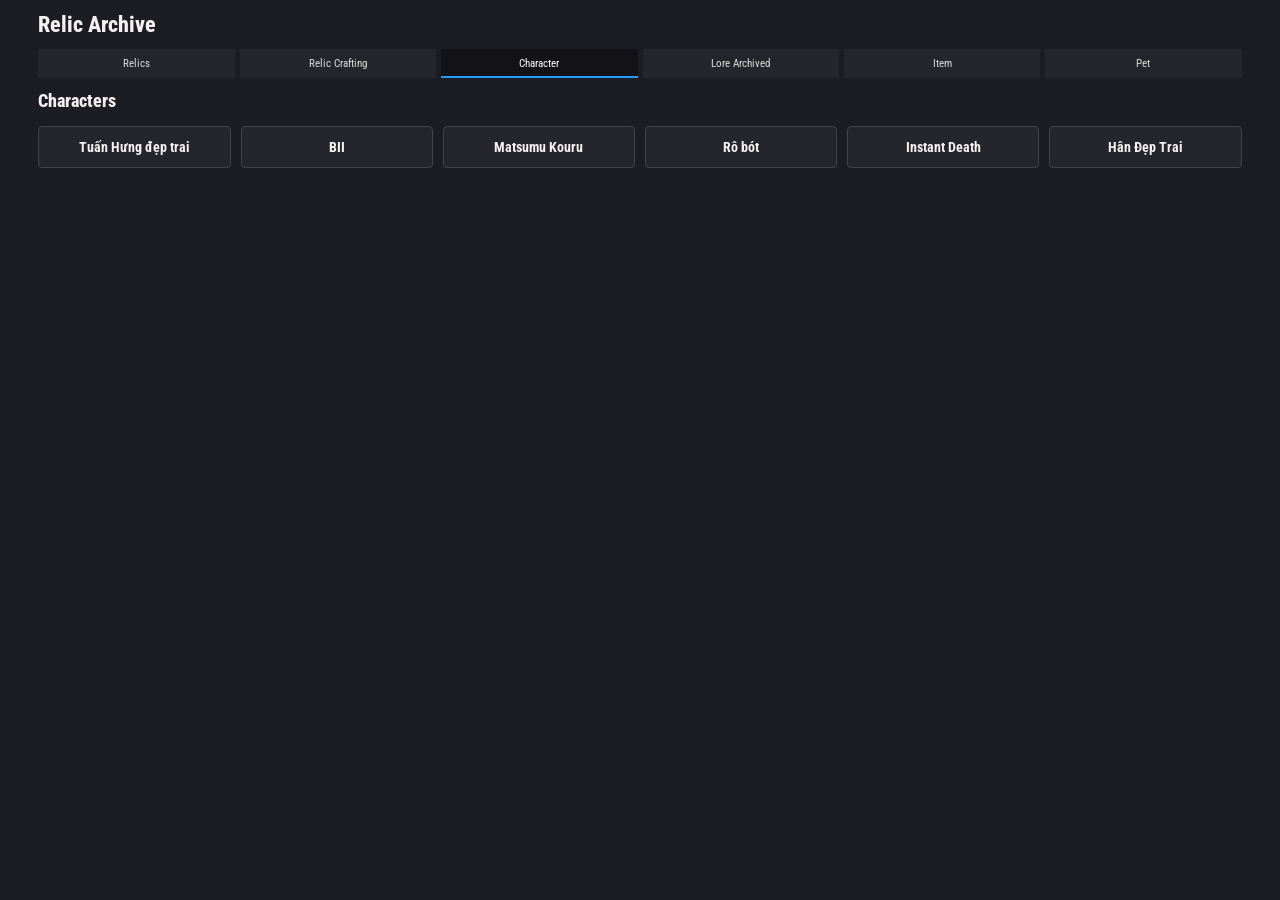
<file: character.html>
<!doctype html>
<html lang="vi">
<head>
  <meta charset="utf-8">
  <meta name="viewport" content="width=device-width,initial-scale=1">
  <title>Characters — Relic Archive</title>
  <link rel="stylesheet" href="styles.css">
</head>
<body data-page="character">
  <header class="top"><h1>Relic Archive</h1></header>
  <nav class="tabs" aria-label="Main navigation">
    <a class="tab" href="index.html">Relics</a>
    <a class="tab" href="relic-crafting.html">Relic Crafting</a>
    <a class="tab active" href="character.html" aria-current="page">Character</a>
    <a class="tab" href="lore-archived.html">Lore Archived</a>
    <a class="tab" href="item.html">Item</a>
    <a class="tab" href="pet.html">Pet</a>
  </nav>
  <main>
    <h2 class="sectiontitle">Characters</h2>
    <div id="characterList" class="character-list"></div>
    <article id="characterDetails" class="character-details hidden"></article>
  </main>
  <script src="app.js" defer></script>
</body>
</html>
</file>
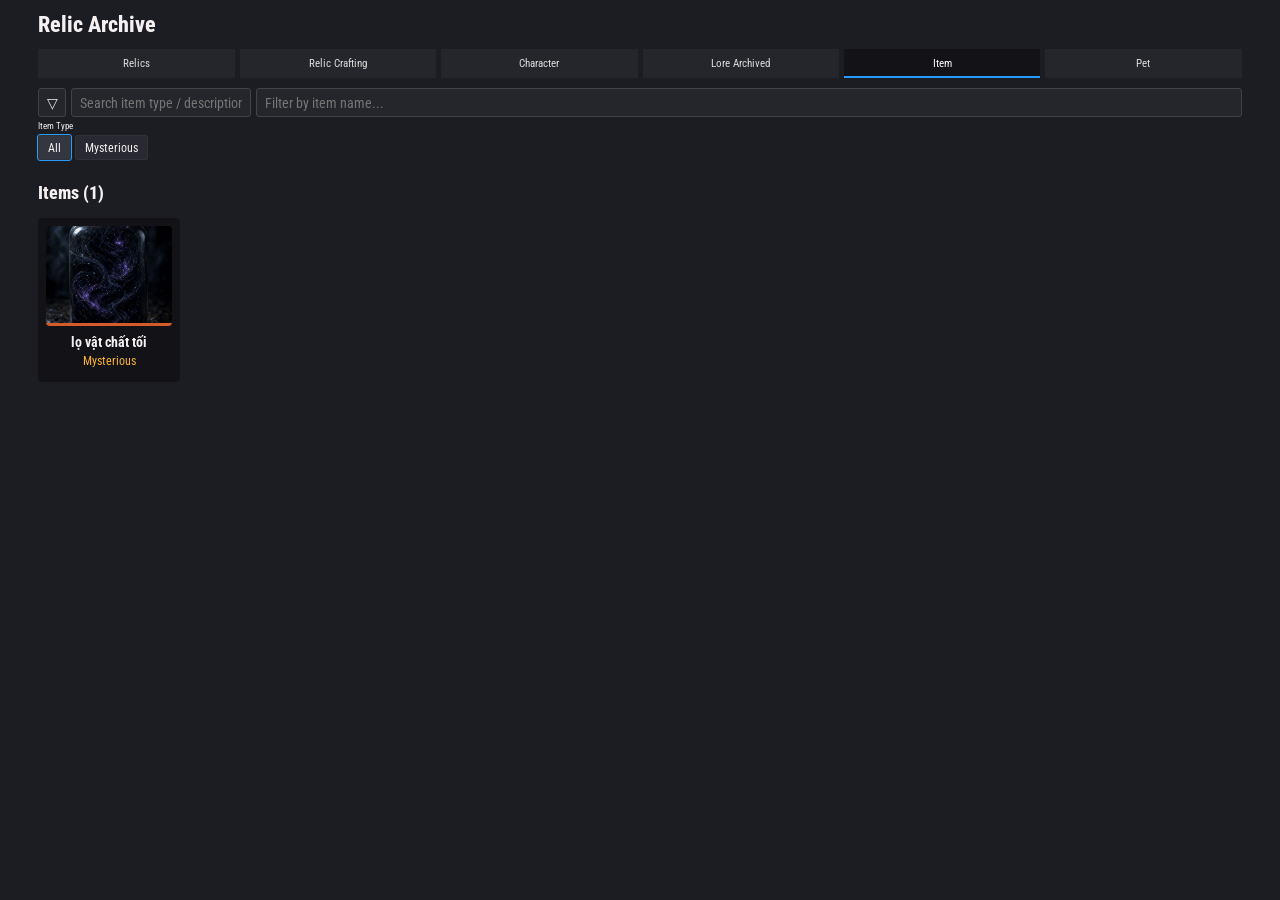
<file: item.html>
<!doctype html>
<html lang="vi">
<head>
  <meta charset="utf-8">
  <meta name="viewport" content="width=device-width,initial-scale=1">
  <title>Items — Relic Archive</title>
  <link rel="stylesheet" href="styles.css">
</head>
<body data-page="item">
  <header class="top"><h1>Relic Archive</h1></header>
  <nav class="tabs" aria-label="Main navigation">
    <a class="tab" href="index.html">Relics</a>
    <a class="tab" href="relic-crafting.html">Relic Crafting</a>
    <a class="tab" href="character.html">Character</a>
    <a class="tab" href="lore-archived.html">Lore Archived</a>
    <a class="tab active" href="item.html" aria-current="page">Item</a>
    <a class="tab" href="pet.html">Pet</a>
  </nav>
  <main>
    <div class="filterrow">
      <button class="filtericon" type="button" title="Filter">▽</button>
      <input class="control" id="searchItemTrait" placeholder="Search item type / description...">
      <input class="control" id="searchItemName" placeholder="Filter by item name...">
    </div>
    <div class="iconrow" id="itemTypeFilters"></div>
    <button class="smallbtn hidden" id="itemBackBtn" type="button">← Quay lại danh sách</button>
    <div class="item-detail hidden" id="itemShowcase"></div>
    <h2 class="sectiontitle" id="itemCountTitle">Items</h2>
    <div id="itemList" class="item-list"></div>
  </main>
  <script src="app.js" defer></script>
</body>
</html>
</file>
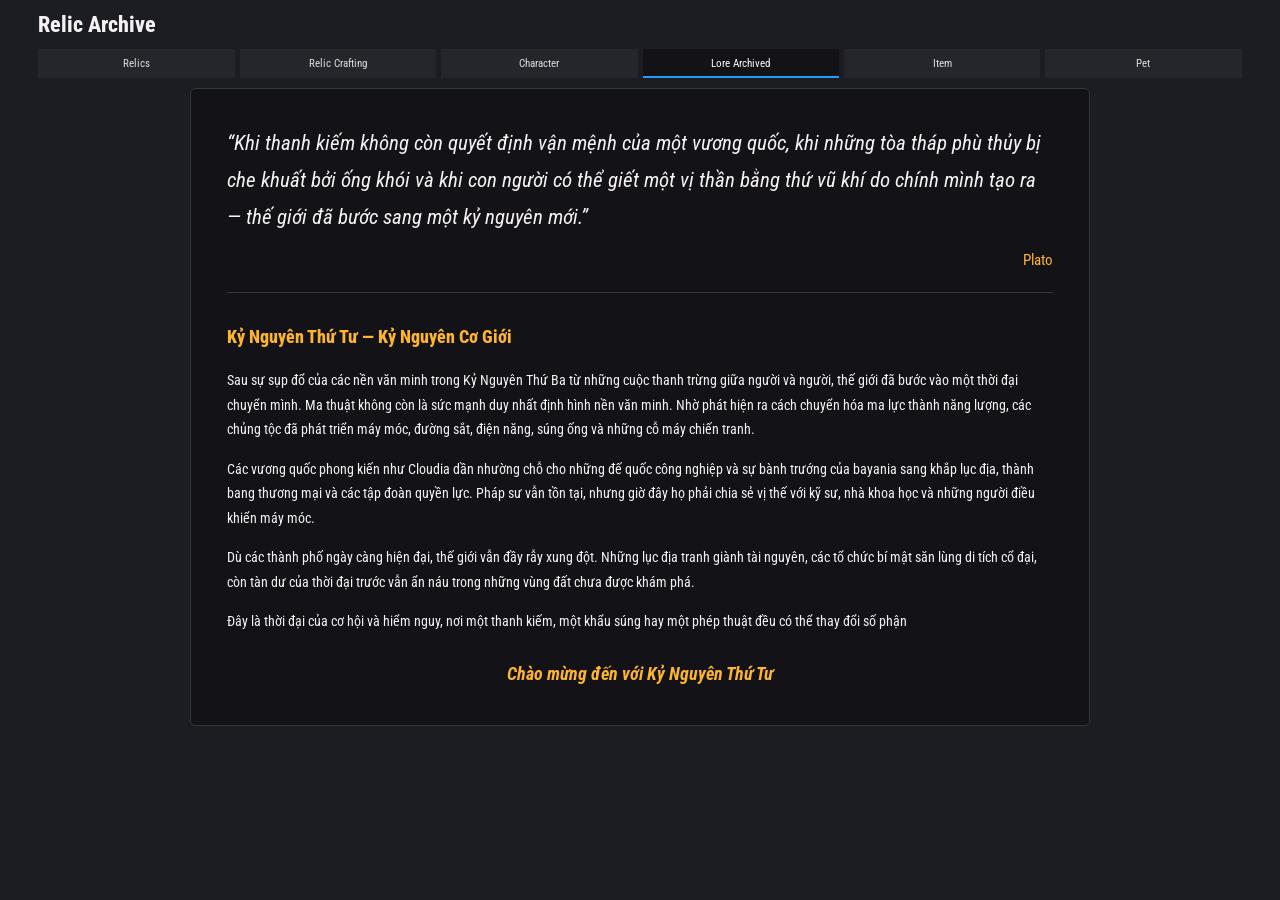
<file: lore-archived.html>
<!doctype html>
<html lang="vi">
<head>
  <meta charset="utf-8">
  <meta name="viewport" content="width=device-width,initial-scale=1">
  <title>Lore Archived — Relic Archive</title>
  <link rel="stylesheet" href="styles.css">
</head>
<body>
  <header class="top"><h1>Relic Archive</h1></header>
  <nav class="tabs" aria-label="Main navigation">
    <a class="tab" href="index.html">Relics</a>
    <a class="tab" href="relic-crafting.html">Relic Crafting</a>
    <a class="tab" href="character.html">Character</a>
    <a class="tab active" href="lore-archived.html" aria-current="page">Lore Archived</a>
    <a class="tab" href="item.html">Item</a>
    <a class="tab" href="pet.html">Pet</a>
  </nav>
  <main>
    <article class="lore-archive">
      <blockquote class="lore-quote">
        <p>“Khi thanh kiếm không còn quyết định vận mệnh của một vương quốc, khi những tòa tháp phù thủy bị che khuất bởi ống khói và khi con người có thể giết một vị thần bằng thứ vũ khí do chính mình tạo ra — thế giới đã bước sang một kỷ nguyên mới.”</p>
        <cite>Plato</cite>
      </blockquote>
      <h2 class="sectiontitle">Kỷ Nguyên Thứ Tư — Kỷ Nguyên Cơ Giới</h2>
      <div class="lore-copy">
        <p>Sau sự sụp đổ của các nền văn minh trong Kỷ Nguyên Thứ Ba từ những cuộc thanh trừng giữa người và người, thế giới đã bước vào một thời đại chuyển mình. Ma thuật không còn là sức mạnh duy nhất định hình nền văn minh. Nhờ phát hiện ra cách chuyển hóa ma lực thành năng lượng, các chủng tộc đã phát triển máy móc, đường sắt, điện năng, súng ống và những cỗ máy chiến tranh.</p>
        <p>Các vương quốc phong kiến như Cloudia dần nhường chỗ cho những đế quốc công nghiệp và sự bành trướng của bayania sang khắp lục địa, thành bang thương mại và các tập đoàn quyền lực. Pháp sư vẫn tồn tại, nhưng giờ đây họ phải chia sẻ vị thế với kỹ sư, nhà khoa học và những người điều khiển máy móc.</p>
        <p>Dù các thành phố ngày càng hiện đại, thế giới vẫn đầy rẫy xung đột. Những lục địa tranh giành tài nguyên, các tổ chức bí mật săn lùng di tích cổ đại, còn tàn dư của thời đại trước vẫn ẩn náu trong những vùng đất chưa được khám phá.</p>
        <p>Đây là thời đại của cơ hội và hiểm nguy, nơi một thanh kiếm, một khẩu súng hay một phép thuật đều có thể thay đổi số phận</p>
      </div>
      <p class="lore-welcome"><em>Chào mừng đến với Kỷ Nguyên Thứ Tư</em></p>
    </article>
  </main>
</body>
</html>
</file>
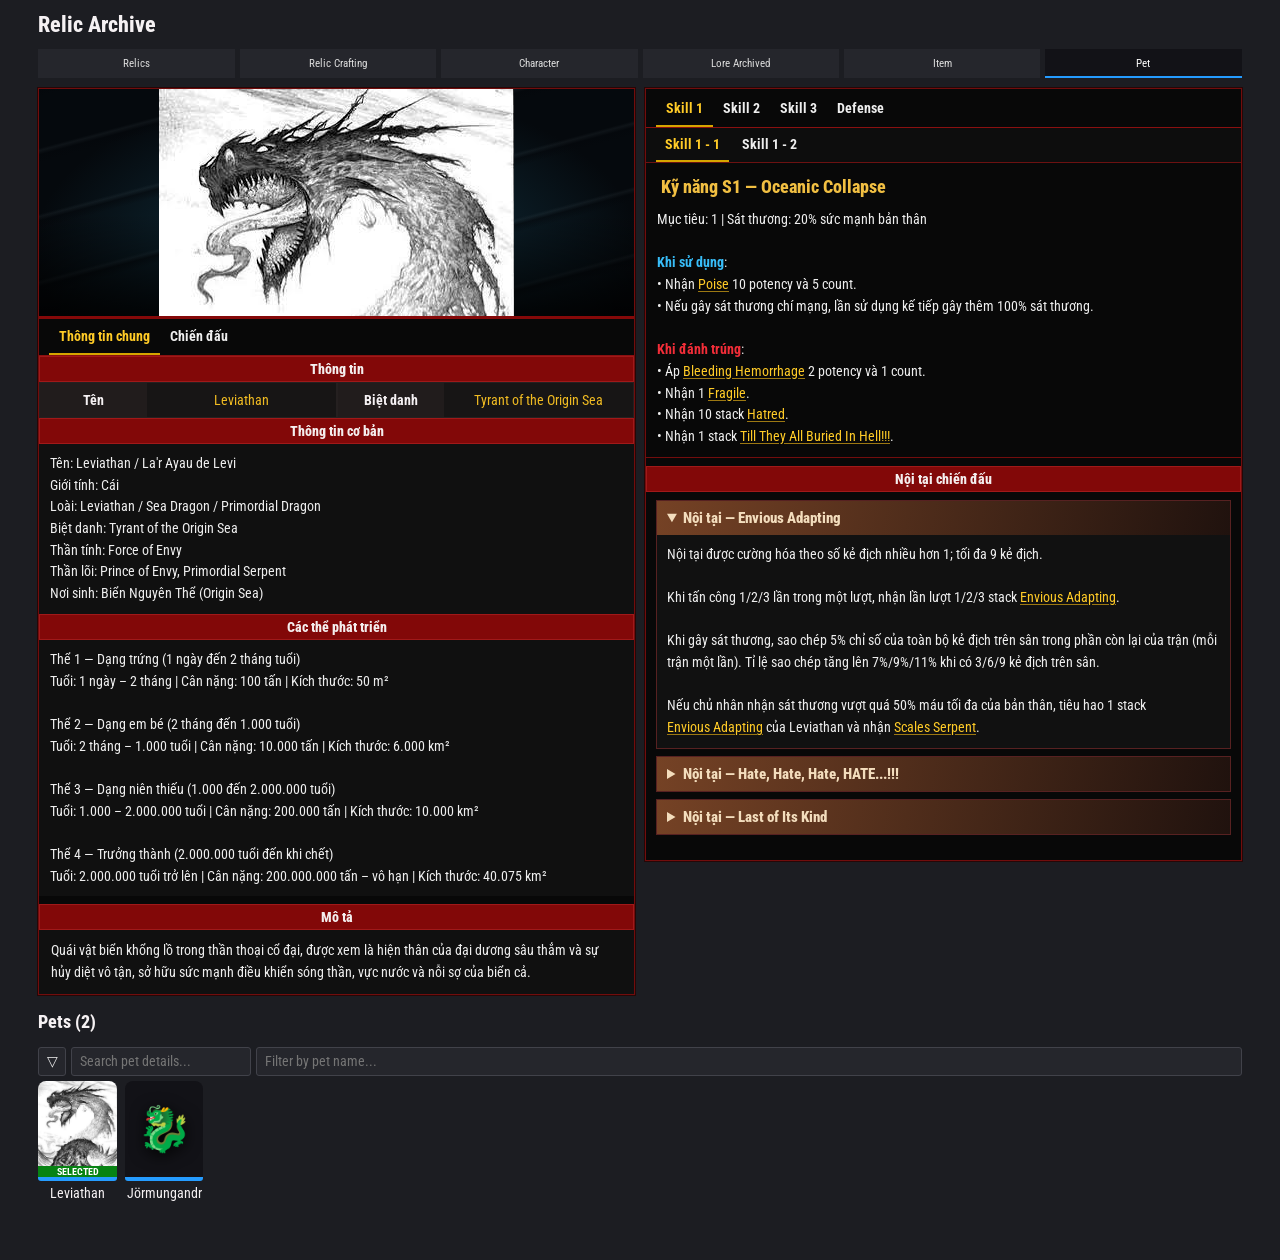
<file: pet.html>
<!doctype html>
<html lang="vi">
<head>
  <meta charset="utf-8">
  <meta name="viewport" content="width=device-width,initial-scale=1">
  <title>Pets — Relic Archive</title>
  <link rel="stylesheet" href="styles.css">
</head>
<body data-page="pet">
  <header class="top"><h1>Relic Archive</h1></header>
  <nav class="tabs" aria-label="Main navigation">
    <a class="tab" href="index.html">Relics</a>
    <a class="tab" href="relic-crafting.html">Relic Crafting</a>
    <a class="tab" href="character.html">Character</a>
    <a class="tab" href="lore-archived.html">Lore Archived</a>
    <a class="tab" href="item.html">Item</a>
    <a class="tab active" href="pet.html" aria-current="page">Pet</a>
  </nav>
  <main>
    <div class="showcase pet-showcase" id="petShowcase"></div>
    <h2 class="sectiontitle" id="petCountTitle">Pets</h2>
    <div class="filterrow">
      <button class="filtericon" type="button" title="Pet filter" aria-label="Pet filter">▽</button>
      <input class="control" id="searchPetTrait" placeholder="Search pet details...">
      <input class="control" id="searchPetName" placeholder="Filter by pet name...">
    </div>
    <div class="gallery pet-gallery" id="petList"></div>
  </main>
  <script src="app.js" defer></script>
</body>
</html>
</file>
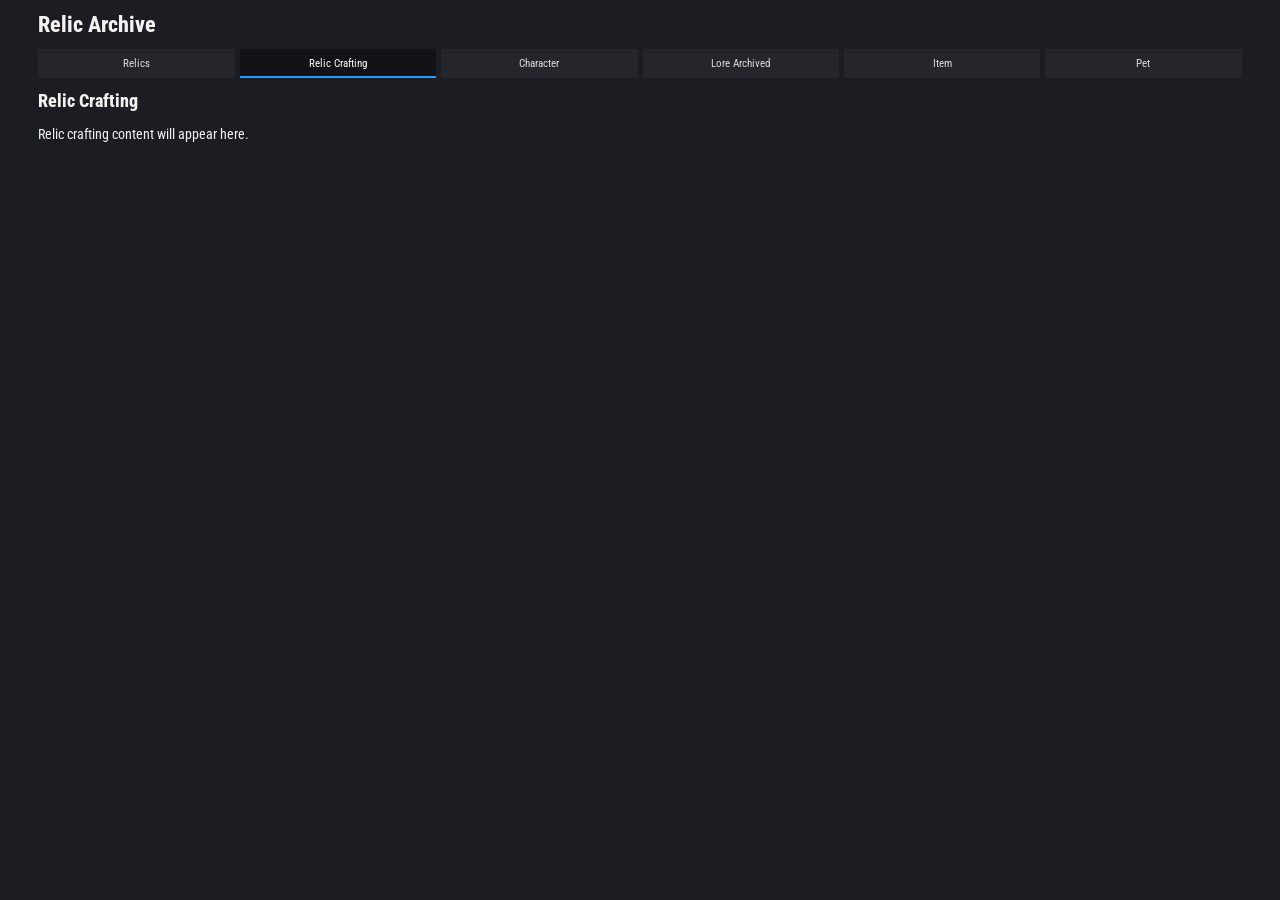
<file: relic-crafting.html>
<!doctype html>
<html lang="vi">
<head>
  <meta charset="utf-8">
  <meta name="viewport" content="width=device-width,initial-scale=1">
  <title>Relic Crafting — Relic Archive</title>
  <link rel="stylesheet" href="styles.css">
</head>
<body>
  <header class="top"><h1>Relic Archive</h1></header>
  <nav class="tabs" aria-label="Main navigation">
    <a class="tab" href="index.html">Relics</a>
    <a class="tab active" href="relic-crafting.html" aria-current="page">Relic Crafting</a>
    <a class="tab" href="character.html">Character</a>
    <a class="tab" href="lore-archived.html">Lore Archived</a>
    <a class="tab" href="item.html">Item</a>
    <a class="tab" href="pet.html">Pet</a>
  </nav>
  <main>
    <h2 class="sectiontitle">Relic Crafting</h2>
    <p>Relic crafting content will appear here.</p>
  </main>
</body>
</html>
</file>
<file: styles.css>
@import url('https://fonts.googleapis.com/css2?family=Roboto+Condensed:wght@400;500;600;700;800&display=swap');
:root{--bg:#1c1d22;--panel:#121217;--panel2:#25262c;--line:#33343b;--text:#f5f1f3;--muted:#aaa8b1;--gold:#ffb52b;--blue:#259cff;--green:#128a20;--red:#f22d38;--orange:#bb743d}
*{box-sizing:border-box}
body{
    margin:0; 
    background:var(--bg);
    color:var(--text);
    font-family:'Roboto Condensed','Arial Narrow',sans-serif;
    font-size:14px}
button,input,select,textarea
{font:inherit}
button{cursor:pointer}
.top{
    height:49px;
    padding:0 3%;
    display:flex;
    align-items:center;
    justify-content:space-between
}
    .top h1{
        font-size:22px;
        margin:0;
        font-weight:800
    }
        .top h1 span{color:#ddd}
        .tinybtn{
            background:#27282f;
            color:white;
            border:0;
            border-radius:3px;
            padding:7px 10px
        }
.tabs{
    display:grid;
    grid-template-columns:repeat(6,1fr);
    gap:5px;margin:0 3% 10px
}
    .tab{
        height:29px;
        background:#25262c;
        text-align:center;
        font-size:11px;
        padding:8px;
        border:0;
        border-bottom:2px solid transparent;
        color:#ddd;
        text-decoration:none;
        display:block
    }
        .tab.active,
        .tab[aria-current="page"]{
            background:#121217;
            border-bottom-color:#249bff;
            color:#fff
        }
main{
    margin:0 3%;
    padding-bottom:40px}
    .filterrow{
        display:grid;
        grid-template-columns:28px 180px 1fr;
        gap:5px;
        margin-bottom:5px
    }
        .filterrow input{
            width:100%;
            height:29px
        }
            .control{
                background:#25262c;
                border:1px solid #41424a;
                border-radius:3px;
                color:#eee;
                padding:5px 8px;
                min-width:0
            }
            .filtericon{
                height:29px;
                background:#25262c;
                border:1px solid #41424a;
                color:#eee;
                border-radius:3px
            }
            .iconrow{
                display:flex;
                align-items:flex-start;
                gap:12px;
                flex-wrap:wrap;
                margin-bottom:22px
            }
            .filtergroup{min-width:0}
            .filtergroup-title{
                font-size:9px;
                color:#eee;
                margin:0 0 4px;
                line-height:1
            }
            .filtergroup-buttons{
                display:flex;
                gap:4px;
                flex-wrap:wrap
            }
            .iconbtn{
                width:25px;
                height:25px;
                background:#292a31;
                border:1px solid #303139;
                border-radius:2px;
                display:grid;
                place-items:center;
                font-size:14px;
                padding:0
            }
            .iconbtn.active{
                outline:1px solid #2e9bff;
                background:#343640
            }
            .keywordgroups{
                display:flex;
                gap:5px;
                align-items:center
            }
            .showcase{
                display:grid;
                grid-template-columns:155px minmax(0,1fr) minmax(220px,24%);
                gap:10px;align-items:stretch;
                margin-bottom:18px
            }
            .lefttitle{
                background:#121217;
                border-radius:4px;
                padding:10px 15px;
                font-size:14px;
                margin-bottom:7px;
                min-height:37px
            }
            .relicart{
                height:155px;
                background:#121217;
                border-bottom:4px solid #d65b2b;
                border-radius:4px;
                position:relative;
                display:grid;
                place-items:center;
                overflow:hidden
            }
            .relicart 
            .bigimage{
                width:100%;
                height:100%;
                object-fit:cover
            }
            .tierbig,
            .upgrades{z-index:1}
            .tierbig{
                position:absolute;
                left:8px;
                top:5px;
                color:#ffcb00;
                font-size:32px;
                font-weight:800;
                line-height:1
            }
            .upgrades{
                display:flex;
                justify-content:flex-end;
                gap:3px;
                margin:0 0 5px
            }
            .upgrades button{
                min-width:24px;
                height:24px;
                border:0;
                background:#292a31;
                color:#aaa;
                font-weight:900;
                padding:0 7px
            }
            .upgrades button.active{
                background:#ffb52b;
                color:#171717
            }
            .upgrades button:disabled{
                opacity:.45;
                cursor:not-allowed
            }
            .effectbox,
            .rightbox{
                background:#121217;
                border-radius:5px;
                padding:10px 12px;
                min-height:192px
            }
            .effectbox{
                font-size:14px;
                line-height:1.62;
                white-space:pre-wrap;
                overflow-wrap:anywhere;
                max-height:240px;
                overflow-y:auto;
                scrollbar-width:none;
                -ms-overflow-style:none
            }
            .effectbox::-webkit-scrollbar{
                display:none
            }
            .rightbox{
                font-size:13px;
                line-height:1.8
            }
            .rightbox strong{
                color:var(--gold);
                font-size:14px
            }
            .rightbox 
            .rightspace{height:30px}
            .tag{
                font-weight:bold;color:var(--red);
                text-decoration:underline
            }
            .cond{color:#159327}
            .trigger-start{color:#ff9f00;font-weight:700}
            .trigger-hit{color:var(--red);font-weight:700}
            .trigger-damaged{color:#ffcb00;font-weight:700}
            .status-effect{
                display:inline-flex;
                align-items:center;
                gap:5px;
                vertical-align:middle;
                padding:0;
                border:0;
                background:transparent;
                color:inherit;
                font:inherit;
                cursor:pointer
            }
            .status-effect:hover,
            .status-effect:focus-visible{
                text-decoration:underline;
                outline:1px solid var(--gold);
                outline-offset:2px
            }
            .status-effect img{
                width:auto;
                height:auto;
                max-width:25px;
                max-height:25px;
                object-fit:contain;
                vertical-align:middle
            }
            .kw{color:#bf793d;
                text-decoration:underline
            }
            .rarityline{
                color:var(--gold);
                font-size:11px;
                margin-top:6px
            }
            .actions{
                display:flex;
                gap:5px;
                flex-wrap:wrap;
                margin-top:8px
            }
            .smallbtn{
                background:#25262c;
                border:1px solid #41424a;
                color:#eee;
                padding:5px 7px;
                border-radius:3px;
                font-size:11px
            }
            .smallbtn.primary{
                background:var(--gold);
                color:#171717;
                border-color:var(--gold);
                font-weight:bold
            }
            .sectiontitle{
                font-size:18px;
                margin:12px 0 15px;
                font-weight:800
            }
            .tiergroup{margin-bottom:17px}
            .tierhead{
                height:34px;
                background:#121217;
                border-radius:3px;
                color:#ff9f00;
                padding:7px 22px;
                font-weight:800;
                cursor:pointer
            }
            .tierhead .arrow{margin-right:7px}
            .gallery{
                display:grid;
                grid-template-columns:repeat(auto-fill,minmax(78px,1fr));
                gap:8px;margin-top:12px}.gift{min-width:0;
                    text-align:center;
                    cursor:pointer
                }
                .giftart{
                    height:78px;
                    background:#121217;
                    border-radius:8px 8px 3px 3px;
                    border-bottom:4px solid #d65b2b;
                    display:grid;
                    place-items:center;
                    position:relative;
                    overflow:hidden
                }
                .giftart 
                .giftimage{
                    width:100%;
                    height:100%;
                    object-fit:cover
                    }
                    .giftart 
                    .smalltier{
                        position:absolute;
                        top:3px;
                        left:5px;
                        color:#ffcb00;
                        font-weight:800;
                        font-size:14px;
                        z-index:1
                    }
                    .giftart
                    .selected:after{
                        content:"SELECTED";
                        position:absolute;
                        inset:auto 0 0;
                        background:#078313;
                        color:#fff;
                        font-size:10px;
                        font-weight:bold
                    }
                    .giftname{
                        font-size:12px;
                        line-height:1.2;
                        max-height:29px;
                        overflow:hidden;
                        margin-top:4px;
                        overflow-wrap:anywhere
                    }
                    .empty{
                        padding:30px;
                        color:#aaa;
                        text-align:center;
                        grid-column:1/-1
                    }
                    .hidden{display:none!important}
                    .modalshade{
                        display:none;
                        position:fixed;
                        inset:0;
                        background:#000b;
                        z-index:30;
                        overflow:auto;
                        padding:20px
                    }
                    .modalshade.show{display:block}
                    .formmodal{
                        max-width:850px;
                        margin:0 auto;
                        background:#1d1e24;
                        border:1px solid #41424a;
                        padding:20px;
                        border-radius:5px
                    }
                    .formmodal h2{margin:0 0 15px}
                    .formgrid{
                        display:grid;
                        grid-template-columns:1fr 1fr;
                        gap:10px
                    }
                    .field{
                        display:flex;
                        flex-direction:column;
                        gap:4px}.field label{
                            font-size:12px;
                            color:#aaa
                        }
                        .field input,
                        .field select,
                        .field textarea{
                            background:#121217;
                            color:#fff;
                            border:1px solid #41424a;
                            border-radius:3px;
                            padding:8px
                        }
                        .field textarea{
                            min-height:75px;
                            resize:vertical
                        }
                        .full{grid-column:1/-1}
                        .formfoot{
                            display:flex;
                            justify-content:flex-end;
                            gap:7px;
                            margin-top:14px
                        }
                        .closemodal{
                            float:right;
                            background:#25262c;
                            border:0;
                            color:#fff;
                            font-size:20px;padding:3px 10px
                        }
.status-effect-shade{z-index:40;display:none;align-items:flex-start;justify-content:center;padding-top:min(18vh,130px)}
.status-effect-shade.show{display:flex}
.status-effect-modal{position:relative;width:min(100%,420px);height:max-content;background:#121217;border-radius:5px;padding:18px 12px 14px}
.status-effect-modal .closemodal{position:absolute;top:8px;right:8px;float:none}
.status-effect-modal h2{display:flex;align-items:center;justify-content:center;gap:8px;margin:0 28px 12px 0;padding:0 0 12px;border-bottom:1px solid #aaa8b1;font-size:20px;text-align:center}
.status-effect-modal h2 img{width:auto;height:auto;max-width:32px;max-height:32px;object-fit:contain}
.status-effect-details{font-size:16px;line-height:1.45}
.status-effect-details p{position:relative;margin:0;padding-left:15px}
.status-effect-details p::before{content:"-";position:absolute;left:0}
.status-effect-details p+p{margin-top:3px}
.status-effect-details strong{font-weight:700}
@media(max-width:850px){.showcase{grid-template-columns:135px minmax(0,1fr)}.rightbox{grid-column:1/-1;min-height:80px}.rightbox .rightspace{height:20px}.gallery{grid-template-columns:repeat(auto-fill,minmax(72px,1fr))}}
.character-list{display:grid;grid-template-columns:repeat(auto-fill,minmax(170px,1fr));gap:10px}.character-button{min-height:42px;background:#25262c;border:1px solid #41424a;border-radius:4px;color:var(--text);font-weight:700}.character-button:hover{border-color:var(--blue);background:#303139}.character-details{position:relative;max-width:760px;background:var(--panel);border-radius:5px;padding:20px;margin-top:8px}.character-close{position:absolute;top:10px;right:10px;width:30px;height:30px;border:0;border-radius:3px;background:#c82935;color:white;font-weight:800;font-size:19px;line-height:1}.character-details h3{margin:0 42px 18px 0;font-size:20px}.character-stats{display:grid;grid-template-columns:1fr 1fr;gap:0 20px}.character-stat{padding:9px 0;border-bottom:1px solid var(--line);line-height:1.45}.character-stat strong{color:var(--gold)}.character-stat.full{grid-column:1/-1}
.trigger-before{color:#36c96b;font-weight:700}.trigger-use{color:#38bdf8;font-weight:700}.trigger-end{color:#ffcc33;font-weight:700}
.pet-effect-term{position:relative;display:inline-block;color:#ffcb27;text-decoration:underline;text-decoration-color:#9c7812;text-underline-offset:2px;cursor:help}.pet-effect-tooltip{position:absolute;z-index:20;left:0;bottom:calc(100% + 7px);display:none;width:min(340px,75vw);max-height:240px;overflow:auto;scrollbar-width:none;-ms-overflow-style:none;padding:8px 10px;background:#17130f;border:1px solid #9a6a2a;box-shadow:0 4px 14px #000d;color:#eee;text-decoration:none;white-space:normal;line-height:1.4}.pet-effect-tooltip::-webkit-scrollbar{display:none}.pet-effect-tooltip>span{display:block;white-space:pre-wrap}.pet-effect-term:hover .pet-effect-tooltip,.pet-effect-term:focus .pet-effect-tooltip{display:block}
.pet-showcase{display:flex;margin:0 0 16px}.pet-wiki{display:grid;grid-template-columns:minmax(0,1fr) minmax(0,1fr);gap:10px;align-items:start}.pet-wiki-left,.pet-wiki-right{min-width:0;background:#080808;border:1px solid #710d0d;box-shadow:0 0 0 1px #250707}.pet-portrait{height:230px;position:relative;display:grid;place-items:center;overflow:hidden;background:radial-gradient(ellipse at 50% 70%,#1b5360 0,#0c202a 35%,#05090d 72%);border-bottom:3px solid #850909}.pet-portrait:before,.pet-portrait:after{content:"";position:absolute;inset:0;pointer-events:none}.pet-portrait:before{background:repeating-linear-gradient(165deg,transparent 0 38px,#71828a16 40px,#04070b88 43px,transparent 49px);transform:scale(1.3)}.pet-portrait:after{background:linear-gradient(180deg,transparent 55%,#000c)}.pet-portrait-art{position:relative;z-index:1;font-size:clamp(110px,16vw,210px);line-height:1;filter:drop-shadow(0 8px 18px #000);transform:scaleX(1.15)}.pet-portrait-image{position:relative;z-index:1;width:auto;height:auto;max-width:100%;max-height:100%;object-fit:contain;object-position:center;background:#080808}.pet-info-tabs,.pet-skill-tabs{display:flex;align-items:center;gap:0;min-height:36px;padding:0 10px;background:#080808;border-bottom:1px solid #8a1010;overflow-x:auto}.pet-wiki-tab{flex:none;padding:9px 10px;background:transparent;border:0;border-bottom:2px solid transparent;color:#eee;font-weight:700;white-space:nowrap}.pet-wiki-tab:hover,.pet-wiki-tab.active{color:#ffcb27;border-bottom-color:#d6a500}.pet-info-panel{background:#101010}.pet-red-heading{min-height:26px;padding:4px 8px;background:#820808;border:1px solid #a01919;color:#f4eeee;text-align:center;font-weight:800}.pet-info-content{display:grid;grid-template-columns:1fr 1fr}.pet-info-row{display:grid;grid-template-columns:minmax(95px,36%) 1fr;min-height:36px;border:1px solid #252020;background:#171515}.pet-info-row strong,.pet-info-row span{display:grid;align-items:center;padding:5px 8px}.pet-info-row strong{background:#211c1c;text-align:center}.pet-info-row span{color:#f0bb22;text-align:center}.pet-info-section{grid-column:1/-1}.pet-info-copy,.pet-skill-copy,.pet-passive-copy{padding:9px 11px;color:#eee;line-height:1.55;white-space:pre-wrap;overflow-wrap:anywhere}.pet-description-box{margin-top:8px;background:#101010}.pet-description-box p{margin:0;padding:10px 12px;color:#eee;line-height:1.55}.pet-wiki-right{padding:0 0 10px}.pet-skill-tabs{padding-top:2px}.pet-skill-panel{min-height:230px;background:#080808;border-bottom:1px solid #730d0d}.pet-skill-heading{padding:13px 15px 3px;color:#f1bf42;font-size:18px;font-weight:800}.pet-skill-copy{font-size:14px}.pet-passive-heading{margin-top:8px}.pet-passives{padding:8px 10px}.pet-passive{margin:0 0 7px;border:1px solid #572121;background:#111}.pet-passive summary{padding:8px 10px;background:linear-gradient(100deg,#754225,#20120e);color:#f3ddbd;font-size:15px;font-weight:800;cursor:pointer}.pet-passive-copy{padding:9px 10px}.pet-gallery{margin:0 0 18px}.pet-card{cursor:pointer}.pet-card:hover .giftart,.pet-card:focus-visible .giftart{outline:1px solid var(--blue);outline-offset:2px}.pet-card-art{height:100px;border-bottom-color:var(--blue)}.pet-card-art span{font-size:44px;filter:drop-shadow(0 3px 8px #000)}.pet-card .giftname{font-size:14px;max-height:none}.pet-card .giftart.selected:after{content:"SELECTED";position:absolute;inset:auto 0 0;background:#078313;color:#fff;font-size:10px;font-weight:bold}.pet-card-image{width:100%;height:100%;object-fit:cover}
@media(max-width:850px){.pet-wiki{grid-template-columns:1fr}.pet-portrait{height:240px}.pet-skill-panel{min-height:0}}
.pet-skill-subtabs{display:flex;gap:4px;padding:0 10px;background:#0d0d0d;border-bottom:1px solid #6c1111;overflow-x:auto}
.pet-skill-subtabs .pet-wiki-tab{padding:8px 9px}
@media(max-width:560px){.tabs{grid-template-columns:repeat(2,1fr)}.filterrow{grid-template-columns:28px 1fr}.filterrow #searchFilter,.filterrow #searchItemName{grid-column:1/-1}.showcase{grid-template-columns:1fr}.leftcol{display:grid;grid-template-columns:1fr 1fr;gap:7px}.lefttitle{margin:0}.upgrades{grid-column:1/-1}.relicart{height:120px}.effectbox{min-height:140px}.formgrid{grid-template-columns:1fr}.full{grid-column:auto}.character-stats{grid-template-columns:1fr}}
.lore-archive{max-width:900px;margin:0 auto;background:var(--panel);border:1px solid var(--line);border-radius:5px;padding:clamp(18px,4vw,36px);line-height:1.75}
.lore-quote{margin:0 0 28px;padding:0 0 18px;border-bottom:1px solid var(--line);font-size:clamp(17px,2vw,21px);font-style:italic}
.lore-quote p{margin:0 0 12px}
.lore-quote cite{display:block;color:var(--gold);font-size:15px;font-style:normal;text-align:right}
.lore-archive .sectiontitle{margin:0 0 16px;color:var(--gold)}
.lore-copy p{margin:0 0 15px}
.lore-welcome{margin:24px 0 0;color:var(--gold);font-size:18px;font-weight:700;text-align:center}
.item-type-btn{min-height:25px;padding:3px 9px;background:#292a31;border:1px solid #303139;border-radius:2px;color:var(--text);font-size:12px}
.item-type-btn.active{outline:1px solid var(--blue);background:#343640}
.item-list{display:grid;grid-template-columns:repeat(auto-fill,minmax(140px,1fr));gap:10px}
.item-card{min-width:0;padding:8px;background:var(--panel);border-radius:4px;text-align:center}
.item-card-art{height:100px;margin-bottom:8px;background:var(--bg);border-bottom:3px solid #d65b2b;border-radius:4px;overflow:hidden}
.item-card-art img{width:100%;height:100%;object-fit:cover}
.item-card h3{margin:0;font-size:14px;overflow-wrap:anywhere}
.item-card-type{margin-top:4px;color:var(--gold);font-size:12px}
.item-card p{margin:6px 0 0;color:var(--muted);font-size:12px}
.item-card{cursor:pointer}
.item-card:hover,.item-card:focus-visible{outline:1px solid var(--blue);outline-offset:2px}
.item-detail{grid-template-columns:minmax(180px,240px) minmax(0,1fr);gap:12px;align-items:stretch;margin-top:12px}
.item-detail:not(.hidden){display:grid}
.item-detail .lefttitle{font-size:16px}
.item-detail-art{height:240px}
.item-description{min-height:240px;padding:14px 18px;background:var(--panel);border-radius:5px;font-size:16px;line-height:1.6}
.item-description strong{color:var(--gold);font-size:18px}
.item-description p{margin:10px 0 0;white-space:pre-wrap}
.item-empty{grid-column:1/-1}
@media(max-width:560px){.item-detail{grid-template-columns:1fr}.item-detail-art{height:220px}.item-description{min-height:120px}}
</file>
